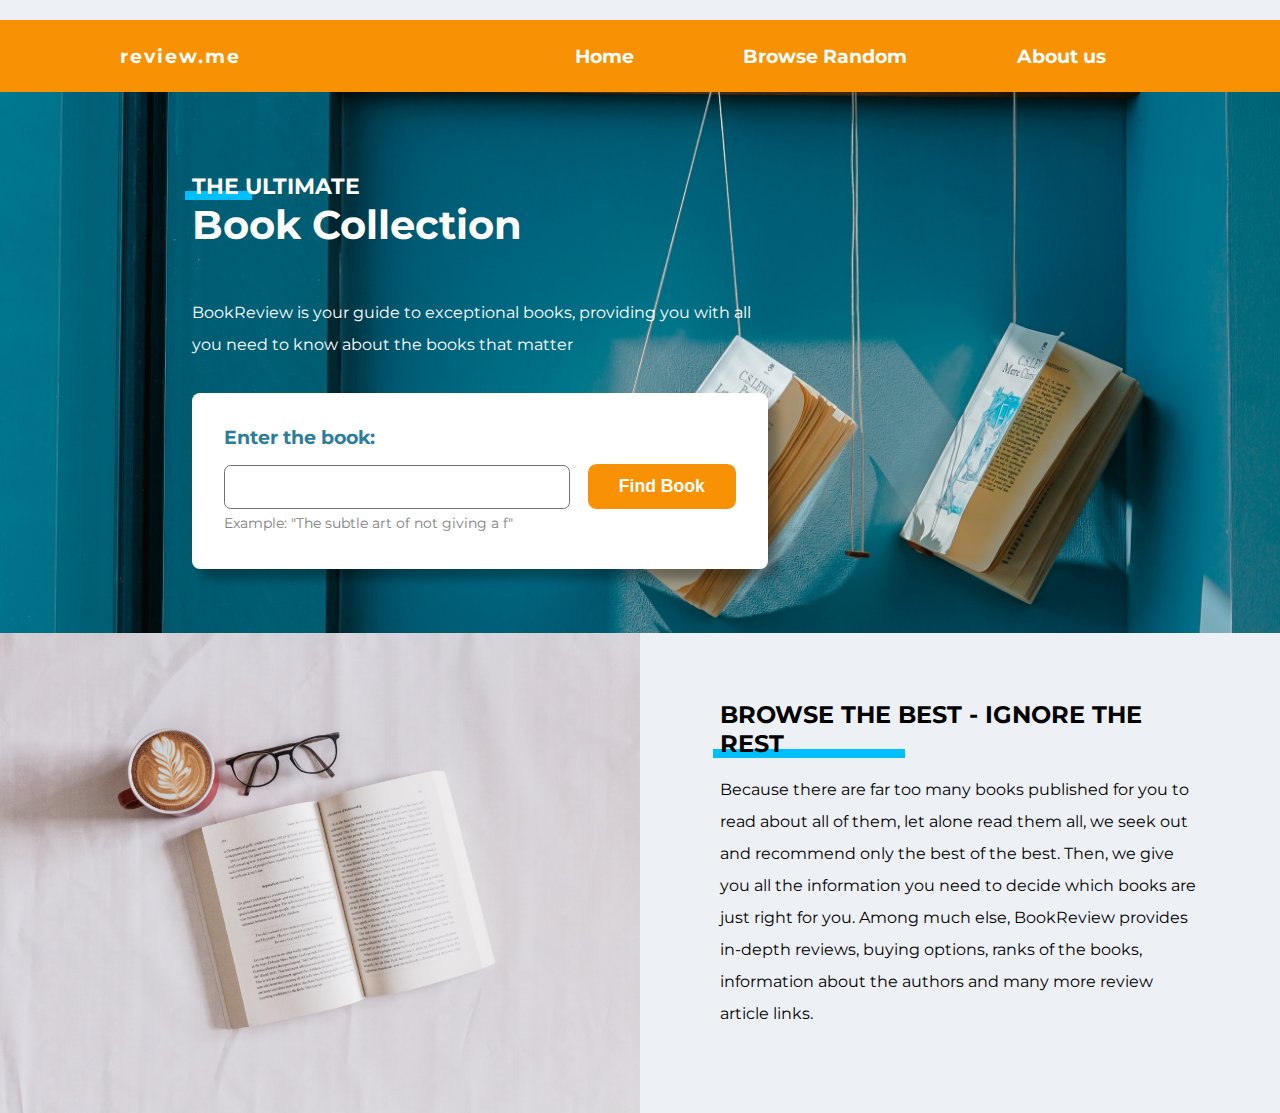
<file: index.html>
<!DOCTYPE html>
<html lang="en">
<head>
    <meta charset="UTF-8">
    <meta http-equiv="X-UA-Compatible" content="IE=edge">
    <meta name="viewport" content="width=device-width, initial-scale=1.0">
    <title>Document</title>
    <link rel="stylesheet" href="css/main.css">
    <script type="text/javascript" src="./js/main.js"></script>
</head>
<body>
    
    <!-- <div class="overlay" id="overlay">
        <h3>Searching now...</h3>
    </div> -->
    <div class="hero-bg">
        <nav class="nav">
            <header class="logo" id="logo">
                <a href="#">review.me</a>
            </header>
            <ul class="nav-links" id="nav-links">
                <li><a href="#">Home</a></li>
                <li><a href="./browse.html">Browse Random</a></li>
                <li><a href="./about us.html">About us</a></li>
            </ul>
            <div class="burger" id="burger" onclick="navSlide()">
                <div class="line1"></div>
                <div class="line2"></div>
                <div class="line3"></div>
            </div>
        </nav>
        <section class="top">
            
            <!-- <header>
                <a href="#">review.me</a>
            </header> -->

            <h1><span>The Ultimate</span> Book Collection</h1>

            <p>BookReview is your guide to exceptional books, providing you with all you need to know about the books that matter</p>

            <div class="form-container">
                <form action="">
                    <div class="form-left">
                        <label for="book">Enter the book:</label>
                        <input type="text" name="book" id="book">
                        <p>Example: "The subtle art of not giving a f"</p>
                    </div>

                    <input type="button" value="Find Book" id="cta-btn" onclick="searchingBook()">
                </form>
            </div>
        </section>
    </div>

    <section class="authentic">
        <div class="right-col">
            <h2>Browse the best - Ignore the rest</h2>
            <p>Because there are far too many books published for you to read about all of them, let alone read them all, we seek out and recommend only the best of the best. Then, we give you all the information you need to decide which books are just right for you. Among much else, BookReview provides in-depth reviews, buying options, ranks of the books, information about the authors and many more review article links.</p>

        </div>
        <img src="images/book.jpg" alt="Picture of book">
    </section>

    
</body>
</html>
</file>
<file: css/main.css>
@import url('https://fonts.googleapis.com/css?family=Montserrat:400,700&display=swap');

/* Custom Properties */

:root {
    --leading: 2em;
}


body {
    font-family: 'Montserrat', sans-serif;
    margin: 0;
}

.hero-bg {
    background: #307D99 url('../images/bg.jpg');
    background-size: cover;
    color: white;
    text-align: center;
    padding-bottom: 4em;
}

.hero-bg-1 {
    background: #307D99 url('../images/bg.jpg');
    background-size: cover;
    color: white;
    text-align: center;
    padding-bottom: 4em;
}

.hero-bg-1 h5{
    padding-top: 3em;
    padding-left: 10em;
    padding-right: 10em;
}


header {
    padding: 1em 0;
}

nav {
    display: flex;
    justify-content: space-around;
    align-items: center;
    min-height: 8vh;
    background-color: #F89104;
    
}

.logo{
    letter-spacing: 2px;
}

.nav-links{
    display: flex;
    justify-content: space-around;
    width: 50%;
}

.nav-links li {
    list-style: none;
}

.burger{
    display: none;
    cursor: pointer;
}

.burger div{
    width: 25px;
    height: 3px;
    background-color: white;
    margin: 5px;
    transition: all 0.3s ease;
}

.nav-links a {
    font-size: 1rem;
}

.nav-active {
    transform: translateX(0%) !important;
}

.toggle .line1 {
    transform: rotate(-45deg) translate(-5px, 6px);
}

.toggle .line2 {
    opacity: 0;
}

.toggle .line3 {
    transform: rotate(45deg) translate(-5px, -6px);
}

.hero-bg a {
    color: white;
    text-decoration: none;
    font-weight: bold;
    font-size: 1.2rem;
}

.hero-bg-1 a {
    color: white;
    text-decoration: none;
    font-weight: bold;
    font-size: 1.2rem;
}


.section.top-1 {
    width: 45% !important;
    margin: 0 8%;
    align-items: center;
}

section {
    margin: 0 1em;
    display: inline-block;
}

h1 {
    font-size: 2.5rem;
    margin: 2em 0 1.2em;
}

h1 span {
    text-transform: uppercase;
    display: block;
    font-size: 1.4rem;
    position: relative;
    z-index: 1;
}

h1 span::before {
    content: ' ';
    position: absolute;
    width: 3em;
    background: #00BFFF;
    height: .4em;
    bottom: 0;
    z-index: -1;
    margin-left: -.3em;
}

.hero-bg-1 p {
    font-weight: bold;
    margin: 0 1em 3em;
}

.form-container {
    background-color: white;
    margin: 2em -1em 0;
    padding: 2em;
}

.form-container1 {
    background-color: white;
    margin: 5em -1em 0;
    padding: 1.5em;
    color: black;
}


label {
    color: #2D7D98;
    font-weight: bold;
    display: block;
    margin-bottom: 1em;
    font-size: 1.2em;
}

input[type=text] {
    border: 1px solid #707070;
    width: 100%;
    padding: 1em;
    box-sizing: border-box;
    border-radius: .5em;
    margin-top: 1.2em;
}

.form-container p {
    color: gray;
    margin-bottom: 1.5em;
    font-weight: normal;
    font-size: .9em;
    margin-top: .3em;
}

input[type=button] {
    background-color: #F89104;
    border: none;
    width: 100%;
    color: white;
    font-weight: bold;
    padding: 1em 0;
    border-radius: .5em;
    font-size: 1.3em;
    cursor: pointer;
}

input[type=button]:hover {
    background-color: rgb(216, 126, 1);
}

.authentic {
    margin: 0;
}

.authentic-1 {
    margin: 2em;
}

.right-col {
    text-align: center;
    margin: 3em 1em;
}

h2 {
    text-transform: uppercase;
    position: relative;
}

h2::before {
    content: ' ';
    position: absolute;
    width: 8em;
    background: #00BFFF;
    height: .4em;
    bottom: 0;
    z-index: -1;
    margin-left: -.3em;
}

img {
    width: 100%;
}

p {
    line-height: var(--leading);
}

.overlay {
    position: absolute;
    height: 100vh;
    width: 100%;
    background: rgba(0,0,0,.9);
    z-index: 1;
    place-content: center;
    color: white;
    display: none;
    opacity: 0;
}

.animate-overlay {
    animation: overlay 3s forwards;
}

/****************************************************************************************
UtimateBook start
*/

body{
    background-color: #edf1f5;
    margin-top:20px;
}
.card {
    margin-bottom: 30px;
}
.card {
    margin: 2em;
    position: relative;
    display: flex;
    flex-direction: column;
    min-width: 0;
    word-wrap: break-word;
    background-color: #fff;
    background-clip: border-box;
    border: 0 solid transparent;
    border-radius: 0;
    color: #3b3a3a;
}
.card .card-subtitle {
    font-weight: 300;
    margin-bottom: 10px;
    color: #8898aa;
}
.table-product.table-striped tbody tr:nth-of-type(odd) {
    background-color: #f3f8fa!important
}
.table-product td{
    border-top: 0px solid #dee2e6 !important;
    color: #728299!important;
}

.table a{
    color: #707070;
    font-weight:normal;
    font-size: 1rem;
    text-decoration: underline;
}

table.table td a.add {
    color: #27C46B;
}
table.table td a.edit {
    color: #FFC107;
}
table.table td a.delete {
    color: #E34724;
}
/*
UtimateBook end
****************************************************************************************/


@media (min-width: 730px) {

    section {
        margin: 0 4em;
    }

    .hero-bg-1 section {
        width: 15%;
        margin: 0 8%;
    }

    .hero-bg-1 section.top-1 {
        width: 45% !important;
        align-items: center;
        margin: 0 8%;
    }

    
    .form-container {
        margin: 2em -4em 0;
    }

}

@media screen and (max-width: 730px) {
    body{
        overflow-x: hidden;
    }

    .hero-bg-1 section.top-1 {
        width: 45% !important;
        align-items: center;
        margin: 0 8%;
    }

    .nav-links{
        position: absolute;
        right: 0px;
        height: 92vh;
        top: 8vh;
        background-color: #F89104;
        display: flex;
        flex-direction: column;
        align-items: center;
        width: 40%;
        transform: translateX(100%);
        transition: transform 0.5s ease-in;
        z-index: 1;
    }

    .nav-links li{
        opacity: 0;
    }

    .burger{
        display: block;
    }
}

@media (min-width: 930px) {

    .hero-bg {
        text-align: left;
    }

    .hero-bg-1 {
        text-align: left;
    }

    .hero-bg p {
        margin: 0 0 3em;
    }

    .hero-bg-1 p {
        margin: 0 0 3em;
    }

    .hero-bg section {
        width: 65%;
    }

    .hero-bg-1 section {
        width: 15%;
        margin: 0 8%;
    }

    .hero-bg-1 section.top-1 {
        width: 45% !important;
        align-items: center;
        margin: 0 8%;
    }

    .form-container {
        margin: 2em 0 0;
        padding: 2em;
        border-radius: .5em;
        box-shadow: 10px 10px 10px rgba(0,0,0,.3);
    }

    form {
        display: flex;
    }
    .form-left {
        width: 70%;
    }
    label {
        margin: 0;
    }
    input[type="button"] {
        height: fit-content;
        font-size: 1.1em;
        margin-left: 1em;
        margin-top: 2.2em;
        padding: .7em 0;
        width: 30%;
    }
    .hero-bg p {
        margin-bottom: 0;
    }

    .hero-bg-1 p {
        margin-bottom: 0;
    }

    section.authentic {
        display: grid;
        grid-template-columns: repeat(2, 50%);
        grid-template-areas:
            "bowl content";
    }

    section.authentic-1 {
        display: grid;
        grid-template-columns: repeat(2, 50%);
        grid-template-areas:
            "bowl content";
        margin: 2em;
    }

    .right-col {
        grid-area: content;
        padding: 0 10%;
        text-align: left;
        align-self: center;
    }

    img {
        grid-area: bowl;
    }

    h2 {
        margin: 0;
    }

}

@media (min-width: 1275px) { 
    .hero-bg section {
        width: 45%;
        margin: 0 15%;
    }

    .hero-bg-1 section {
        width: 15%;
        margin: 0 8%;
    }

    .hero-bg-1 section.top-1 {
        padding-left: 10em;
        width: 45% !important;
        align-items: center;
        margin: 0 8%;
    }

    img.authentic-1 {
        grid-area: bowl;
        margin: 2em;
    }
}

.top {
    animation: fadeIn 2s forwards;
}

.top-1 {
    animation: fadeIn 2s forwards;
}
@keyframes fadeIn {
    from {
        opacity: 0;
        transform: translateY(-2em);
    }
    to {
        opacity: 1;
        transform: translateY(0);
    }
}

@keyframes overlay {
    0% {
        opacity: 0;
    }
    30% {
        opacity: 1;
    }
    70% {
        opacity: 1;
    }
    100% {
        opacity: 0;
    }
}

@keyframes navLinkFade{
    from{
        opacity: 0;
        transform: translateX(0px);
    }

    to{
        opacity: 1;
        transform: translateX(0px);
    }
}
</file>
